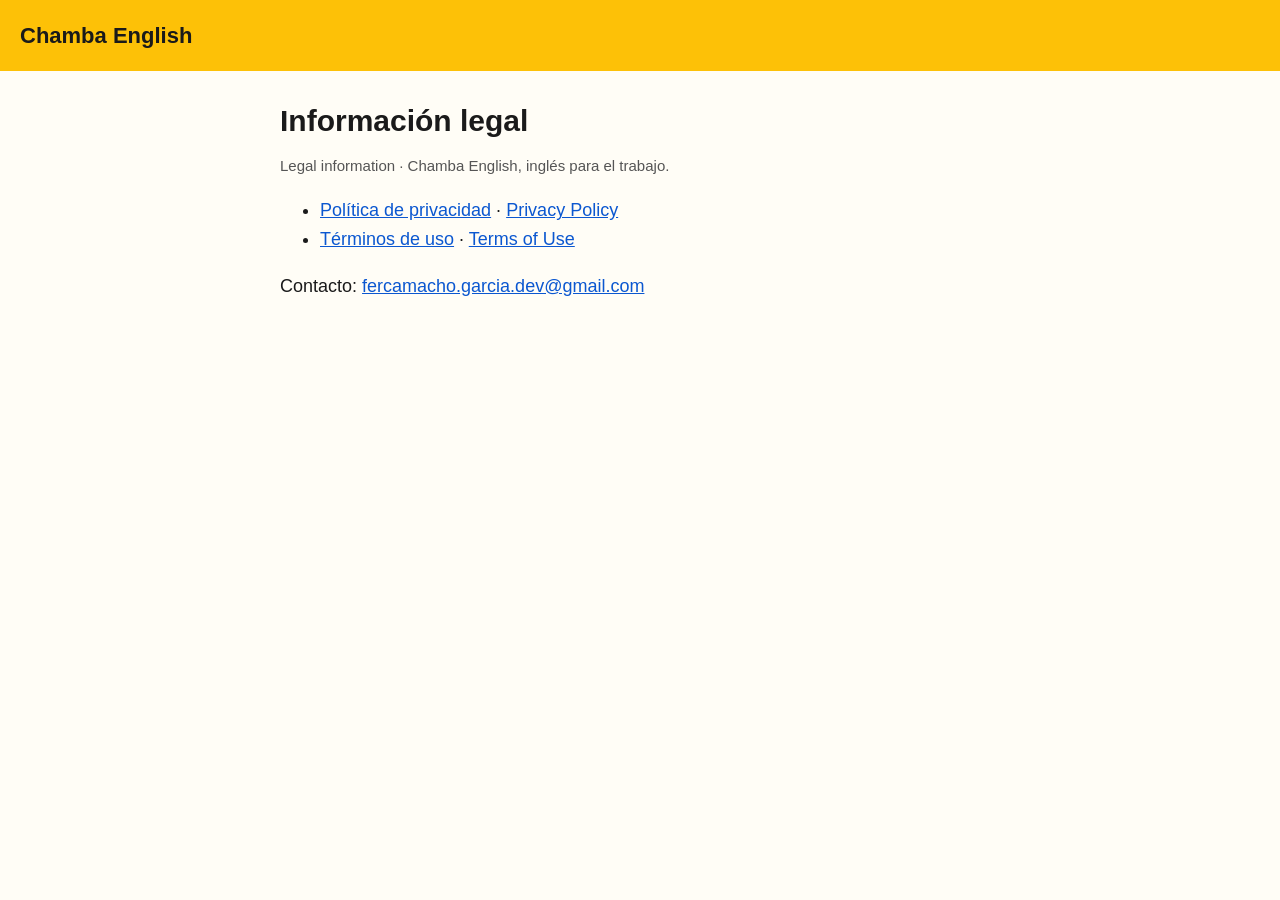
<file: index.html>
<!doctype html>
<html lang="es">
<head>
<meta charset="utf-8">
<meta name="viewport" content="width=device-width, initial-scale=1">
<title>Chamba English – Información legal</title>
<link rel="stylesheet" href="style.css">
</head>
<body>
<header><a href="./">Chamba English</a></header>
<main>
  <h1>Información legal</h1>
  <p class="soft">Legal information · Chamba English, inglés para el trabajo.</p>
  <ul>
    <li><a href="privacidad.html">Política de privacidad</a> · <a href="privacidad.html#en">Privacy Policy</a></li>
    <li><a href="terminos.html">Términos de uso</a> · <a href="terminos.html#en">Terms of Use</a></li>
  </ul>
  <p>Contacto: <a href="mailto:fercamacho.garcia.dev@gmail.com">fercamacho.garcia.dev@gmail.com</a></p>
</main>
</body>
</html>
</file>
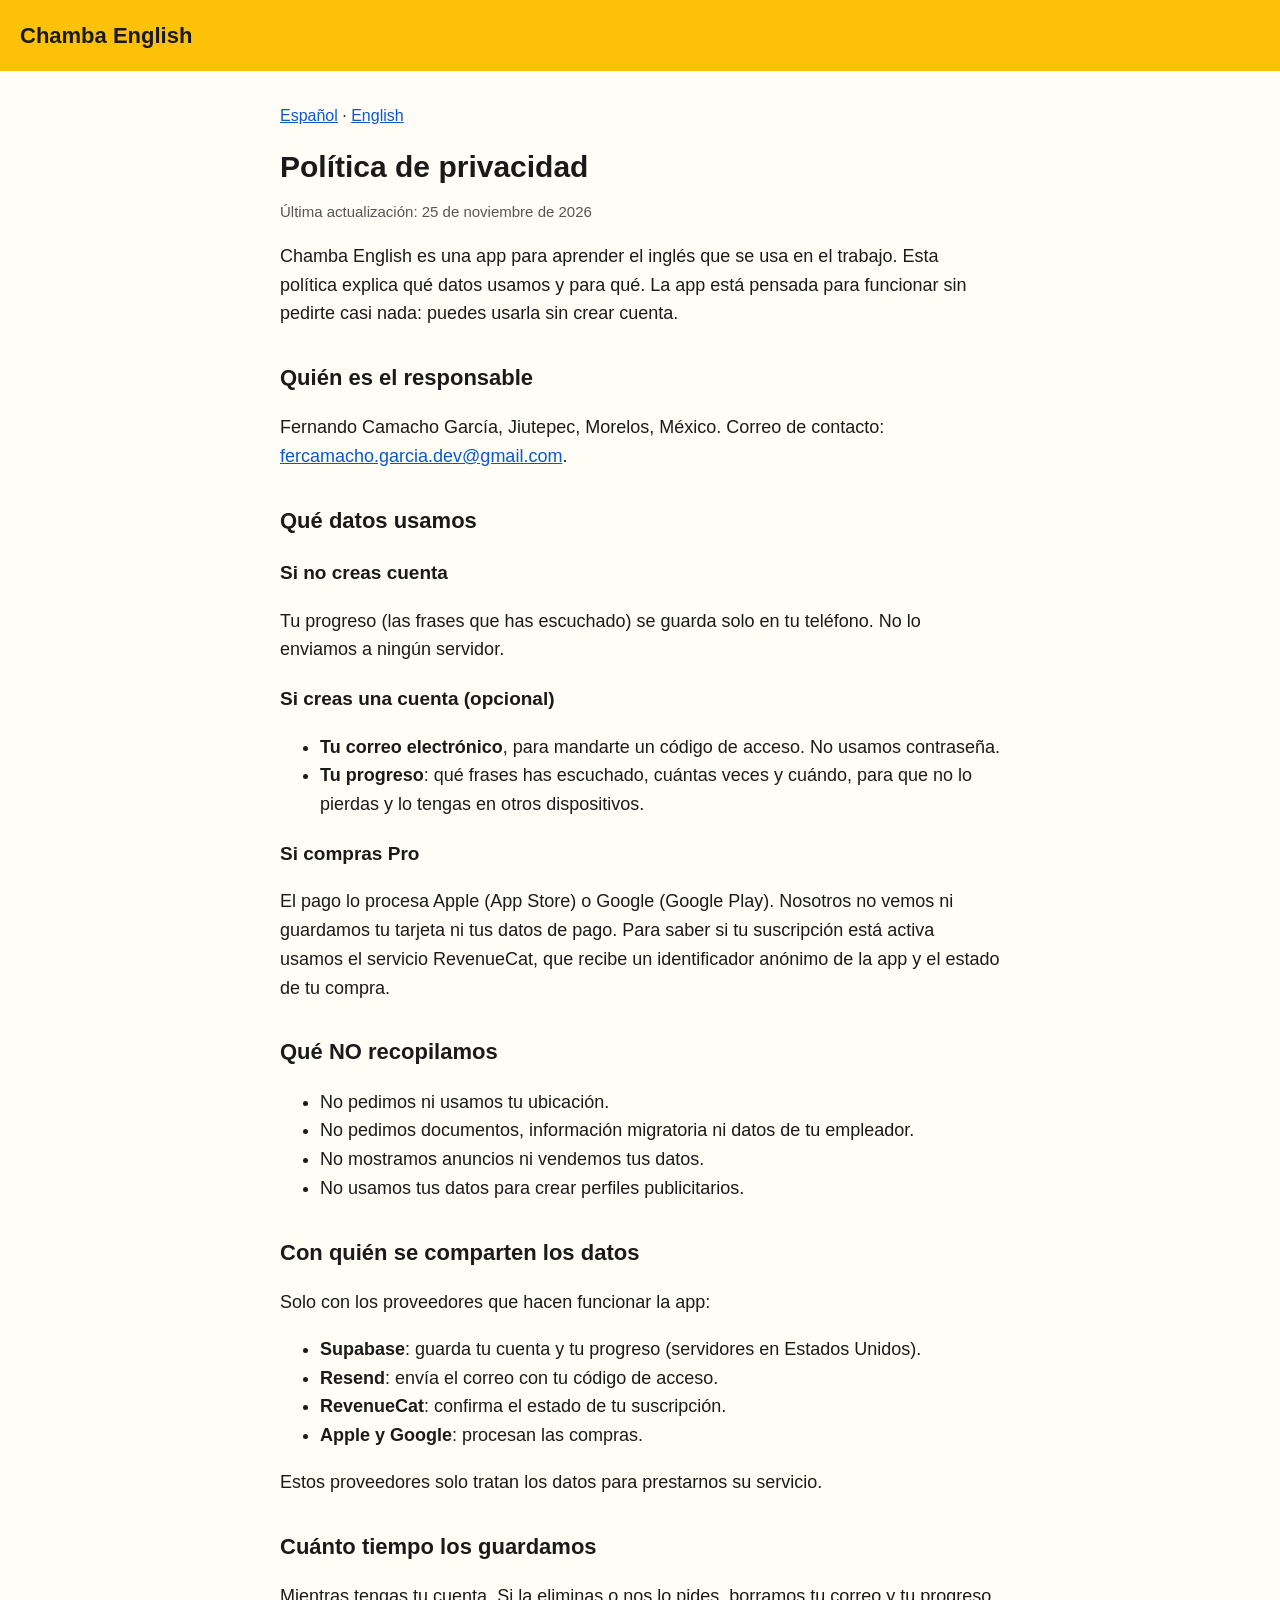
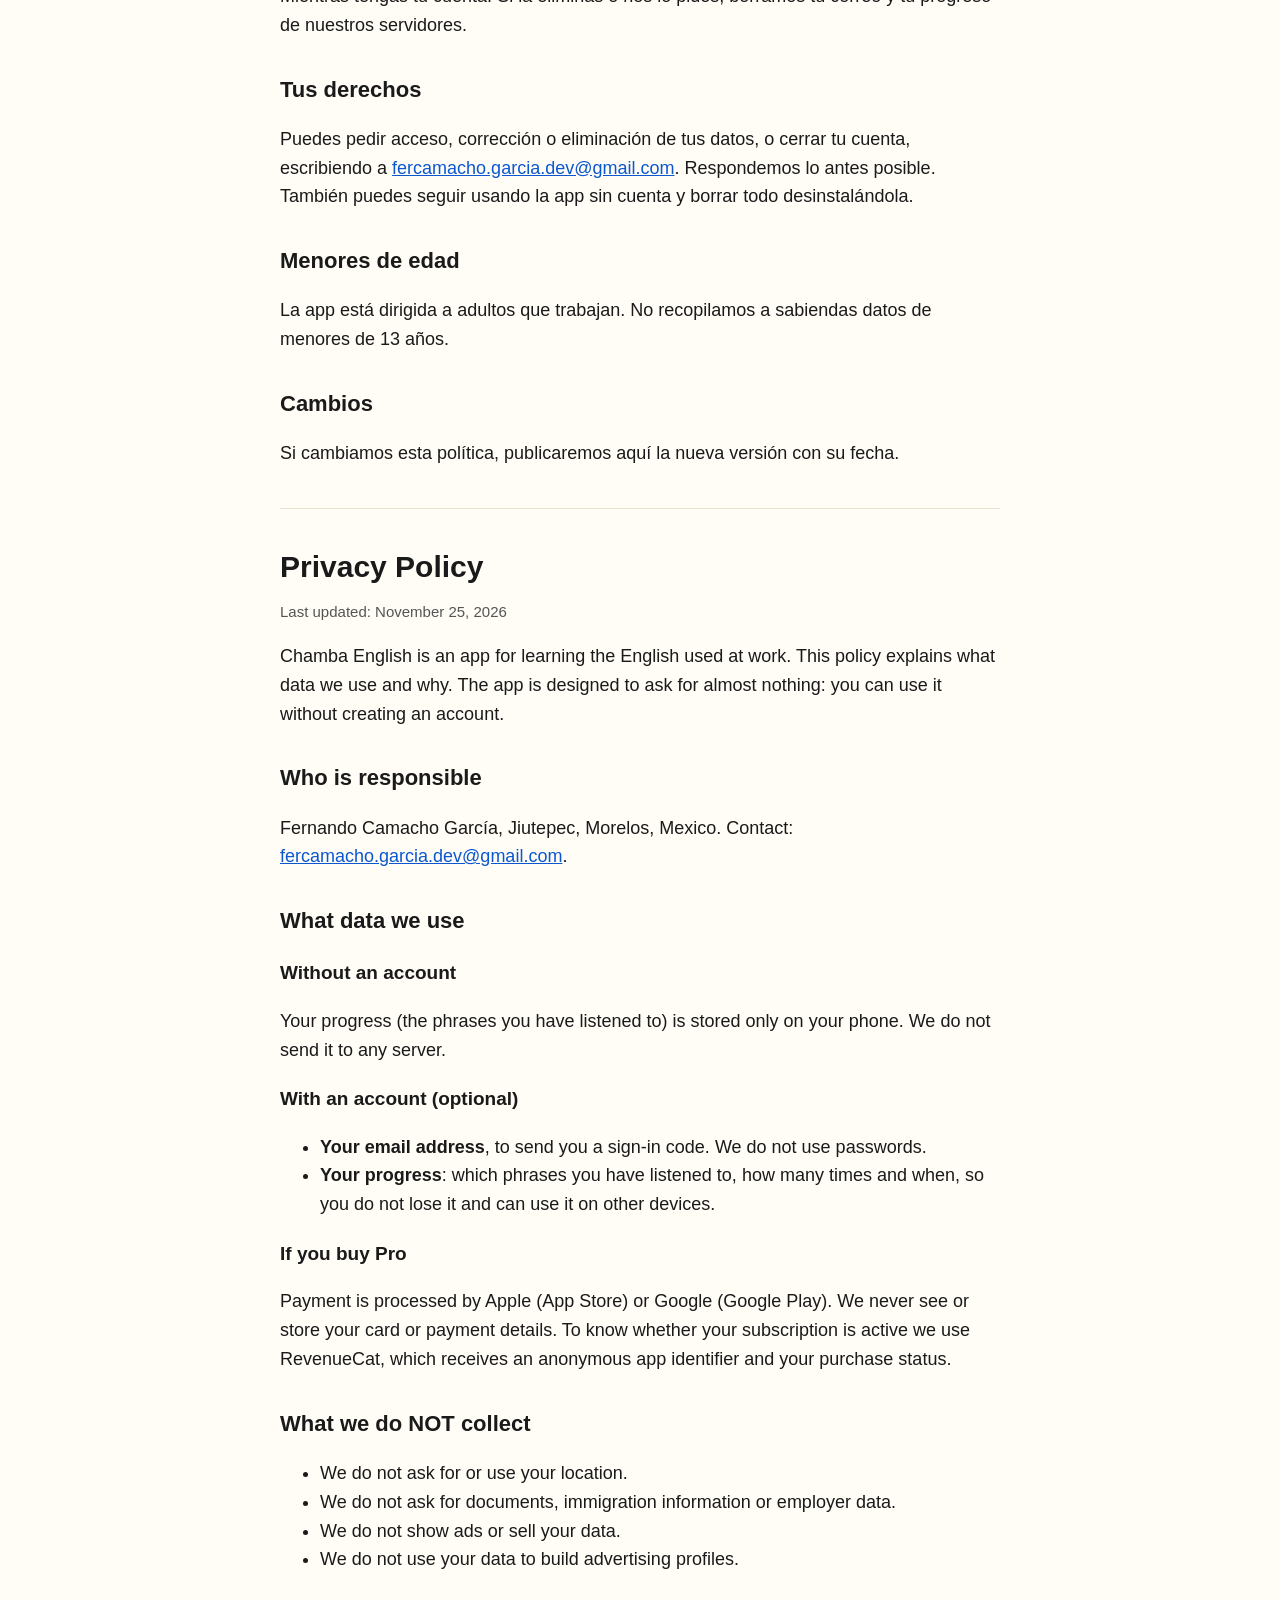
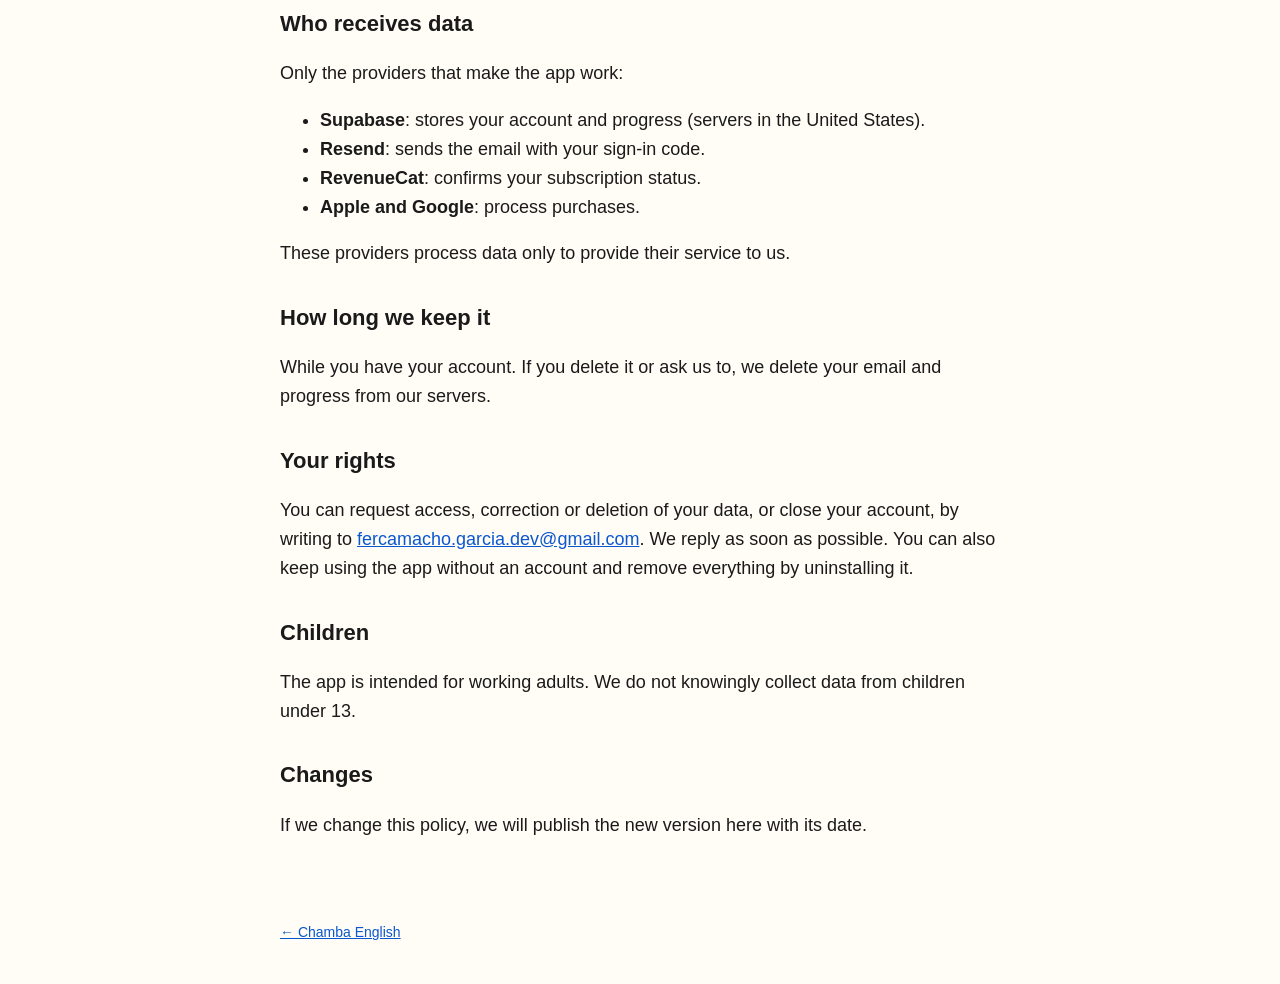
<file: privacidad.html>
<!doctype html>
<html lang="es">
<head>
<meta charset="utf-8">
<meta name="viewport" content="width=device-width, initial-scale=1">
<title>Política de privacidad – Chamba English</title>
<link rel="stylesheet" href="style.css">
</head>
<body>
<header><a href="./">Chamba English</a></header>
<main>
<nav class="lang"><a href="#es">Español</a> · <a href="#en">English</a></nav>

<section id="es">
<h1>Política de privacidad</h1>
<p class="soft">Última actualización: 25 de noviembre de 2026</p>

<p>Chamba English es una app para aprender el inglés que se usa en el trabajo. Esta política explica qué datos usamos y para qué. La app está pensada para funcionar sin pedirte casi nada: puedes usarla sin crear cuenta.</p>

<h2>Quién es el responsable</h2>
<p>Fernando Camacho García, Jiutepec, Morelos, México. Correo de contacto: <a href="mailto:fercamacho.garcia.dev@gmail.com">fercamacho.garcia.dev@gmail.com</a>.</p>

<h2>Qué datos usamos</h2>
<h3>Si no creas cuenta</h3>
<p>Tu progreso (las frases que has escuchado) se guarda solo en tu teléfono. No lo enviamos a ningún servidor.</p>

<h3>Si creas una cuenta (opcional)</h3>
<ul>
  <li><strong>Tu correo electrónico</strong>, para mandarte un código de acceso. No usamos contraseña.</li>
  <li><strong>Tu progreso</strong>: qué frases has escuchado, cuántas veces y cuándo, para que no lo pierdas y lo tengas en otros dispositivos.</li>
</ul>

<h3>Si compras Pro</h3>
<p>El pago lo procesa Apple (App Store) o Google (Google Play). Nosotros no vemos ni guardamos tu tarjeta ni tus datos de pago. Para saber si tu suscripción está activa usamos el servicio RevenueCat, que recibe un identificador anónimo de la app y el estado de tu compra.</p>

<h2>Qué NO recopilamos</h2>
<ul>
  <li>No pedimos ni usamos tu ubicación.</li>
  <li>No pedimos documentos, información migratoria ni datos de tu empleador.</li>
  <li>No mostramos anuncios ni vendemos tus datos.</li>
  <li>No usamos tus datos para crear perfiles publicitarios.</li>
</ul>

<h2>Con quién se comparten los datos</h2>
<p>Solo con los proveedores que hacen funcionar la app:</p>
<ul>
  <li><strong>Supabase</strong>: guarda tu cuenta y tu progreso (servidores en Estados Unidos).</li>
  <li><strong>Resend</strong>: envía el correo con tu código de acceso.</li>
  <li><strong>RevenueCat</strong>: confirma el estado de tu suscripción.</li>
  <li><strong>Apple y Google</strong>: procesan las compras.</li>
</ul>
<p>Estos proveedores solo tratan los datos para prestarnos su servicio.</p>

<h2>Cuánto tiempo los guardamos</h2>
<p>Mientras tengas tu cuenta. Si la eliminas o nos lo pides, borramos tu correo y tu progreso de nuestros servidores.</p>

<h2>Tus derechos</h2>
<p>Puedes pedir acceso, corrección o eliminación de tus datos, o cerrar tu cuenta, escribiendo a <a href="mailto:fercamacho.garcia.dev@gmail.com">fercamacho.garcia.dev@gmail.com</a>. Respondemos lo antes posible. También puedes seguir usando la app sin cuenta y borrar todo desinstalándola.</p>

<h2>Menores de edad</h2>
<p>La app está dirigida a adultos que trabajan. No recopilamos a sabiendas datos de menores de 13 años.</p>

<h2>Cambios</h2>
<p>Si cambiamos esta política, publicaremos aquí la nueva versión con su fecha.</p>
</section>

<hr>

<section id="en" lang="en">
<h1>Privacy Policy</h1>
<p class="soft">Last updated: November 25, 2026</p>

<p>Chamba English is an app for learning the English used at work. This policy explains what data we use and why. The app is designed to ask for almost nothing: you can use it without creating an account.</p>

<h2>Who is responsible</h2>
<p>Fernando Camacho García, Jiutepec, Morelos, Mexico. Contact: <a href="mailto:fercamacho.garcia.dev@gmail.com">fercamacho.garcia.dev@gmail.com</a>.</p>

<h2>What data we use</h2>
<h3>Without an account</h3>
<p>Your progress (the phrases you have listened to) is stored only on your phone. We do not send it to any server.</p>

<h3>With an account (optional)</h3>
<ul>
  <li><strong>Your email address</strong>, to send you a sign-in code. We do not use passwords.</li>
  <li><strong>Your progress</strong>: which phrases you have listened to, how many times and when, so you do not lose it and can use it on other devices.</li>
</ul>

<h3>If you buy Pro</h3>
<p>Payment is processed by Apple (App Store) or Google (Google Play). We never see or store your card or payment details. To know whether your subscription is active we use RevenueCat, which receives an anonymous app identifier and your purchase status.</p>

<h2>What we do NOT collect</h2>
<ul>
  <li>We do not ask for or use your location.</li>
  <li>We do not ask for documents, immigration information or employer data.</li>
  <li>We do not show ads or sell your data.</li>
  <li>We do not use your data to build advertising profiles.</li>
</ul>

<h2>Who receives data</h2>
<p>Only the providers that make the app work:</p>
<ul>
  <li><strong>Supabase</strong>: stores your account and progress (servers in the United States).</li>
  <li><strong>Resend</strong>: sends the email with your sign-in code.</li>
  <li><strong>RevenueCat</strong>: confirms your subscription status.</li>
  <li><strong>Apple and Google</strong>: process purchases.</li>
</ul>
<p>These providers process data only to provide their service to us.</p>

<h2>How long we keep it</h2>
<p>While you have your account. If you delete it or ask us to, we delete your email and progress from our servers.</p>

<h2>Your rights</h2>
<p>You can request access, correction or deletion of your data, or close your account, by writing to <a href="mailto:fercamacho.garcia.dev@gmail.com">fercamacho.garcia.dev@gmail.com</a>. We reply as soon as possible. You can also keep using the app without an account and remove everything by uninstalling it.</p>

<h2>Children</h2>
<p>The app is intended for working adults. We do not knowingly collect data from children under 13.</p>

<h2>Changes</h2>
<p>If we change this policy, we will publish the new version here with its date.</p>
</section>
</main>
<footer><a href="./">← Chamba English</a></footer>
</body>
</html>
</file>
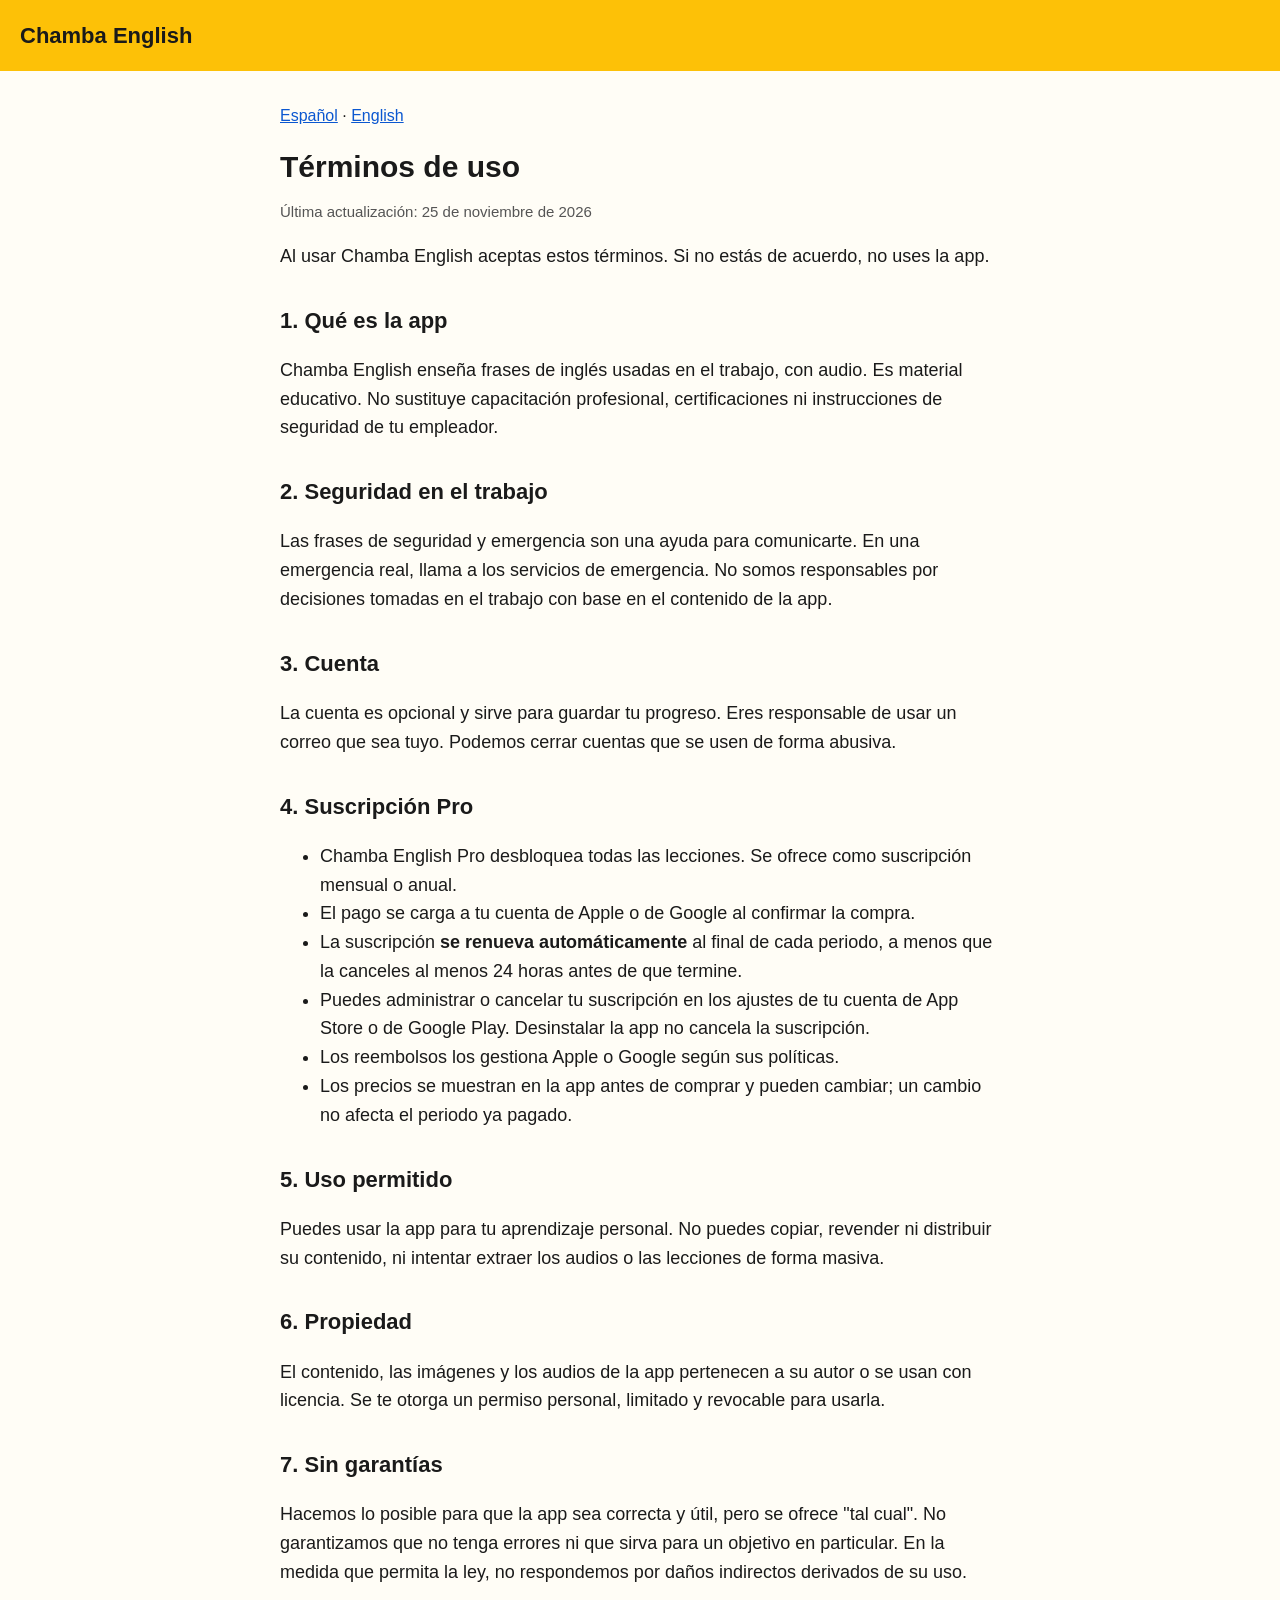
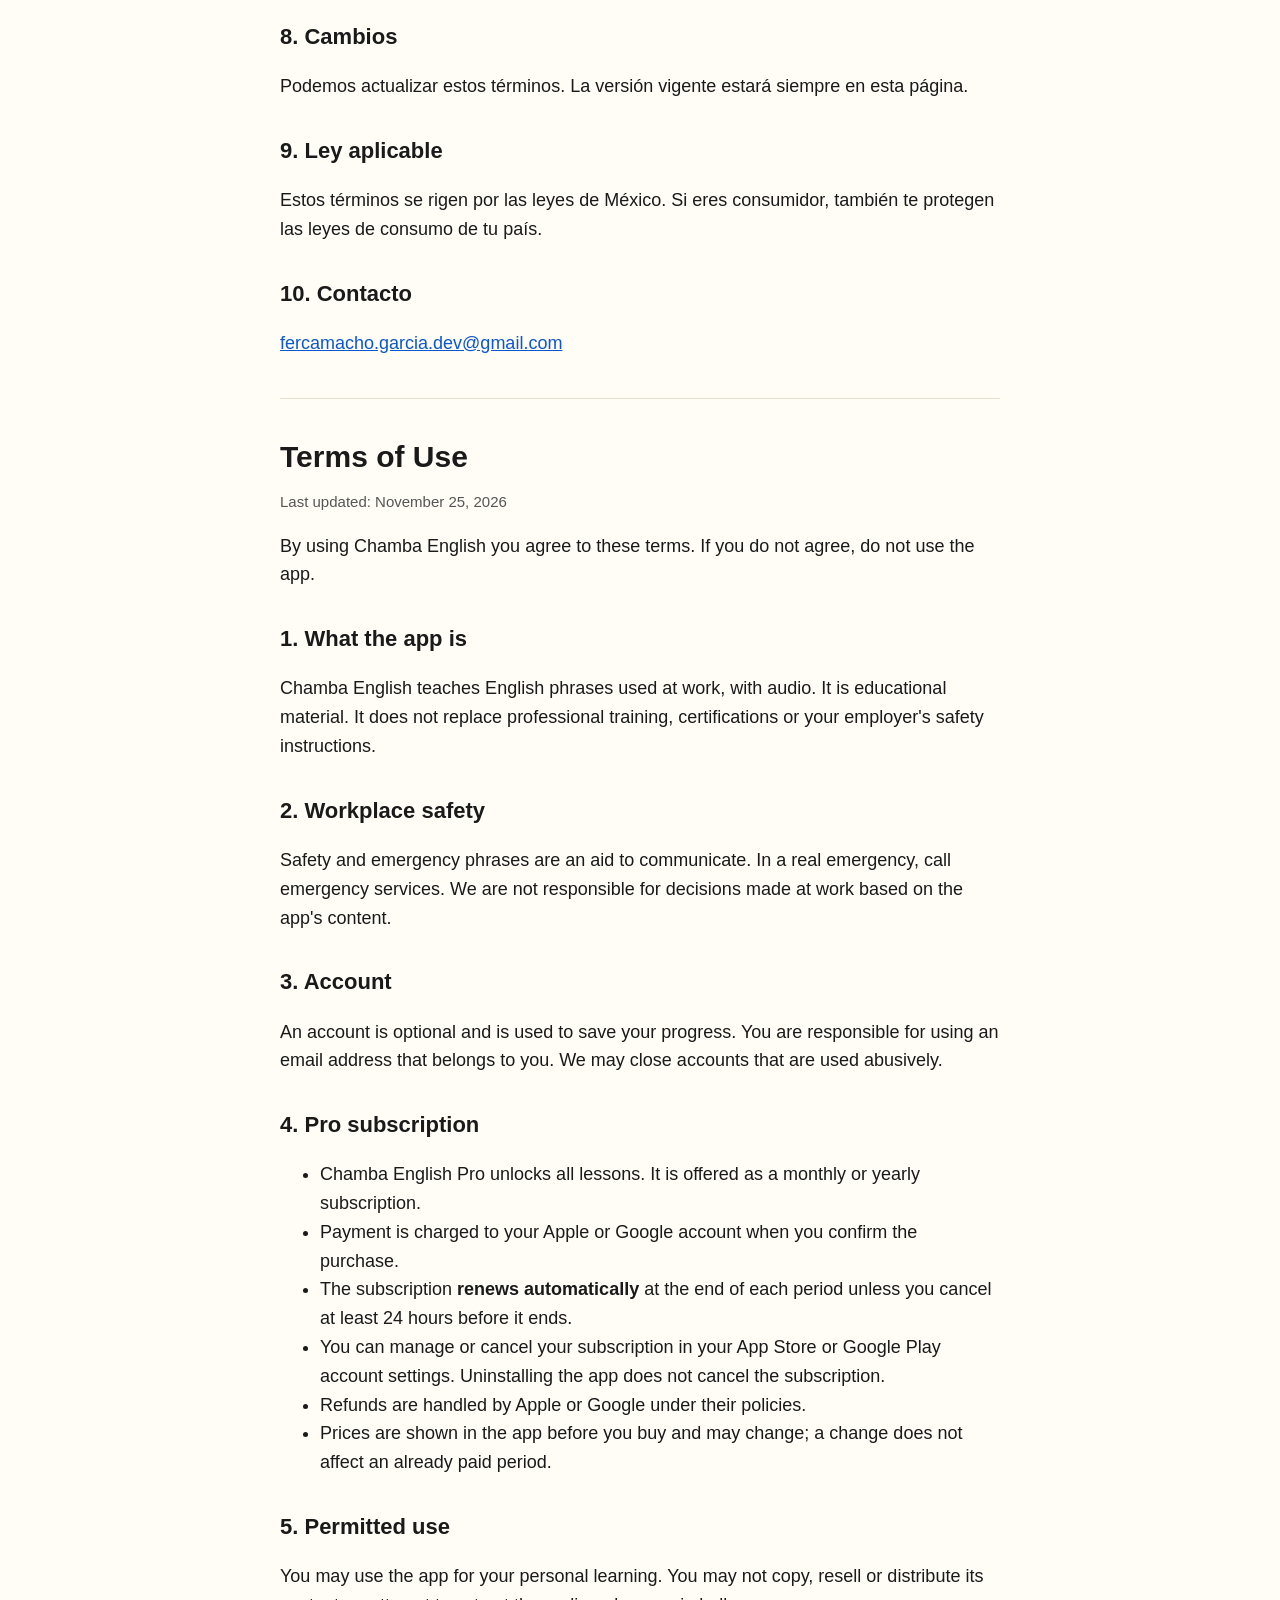
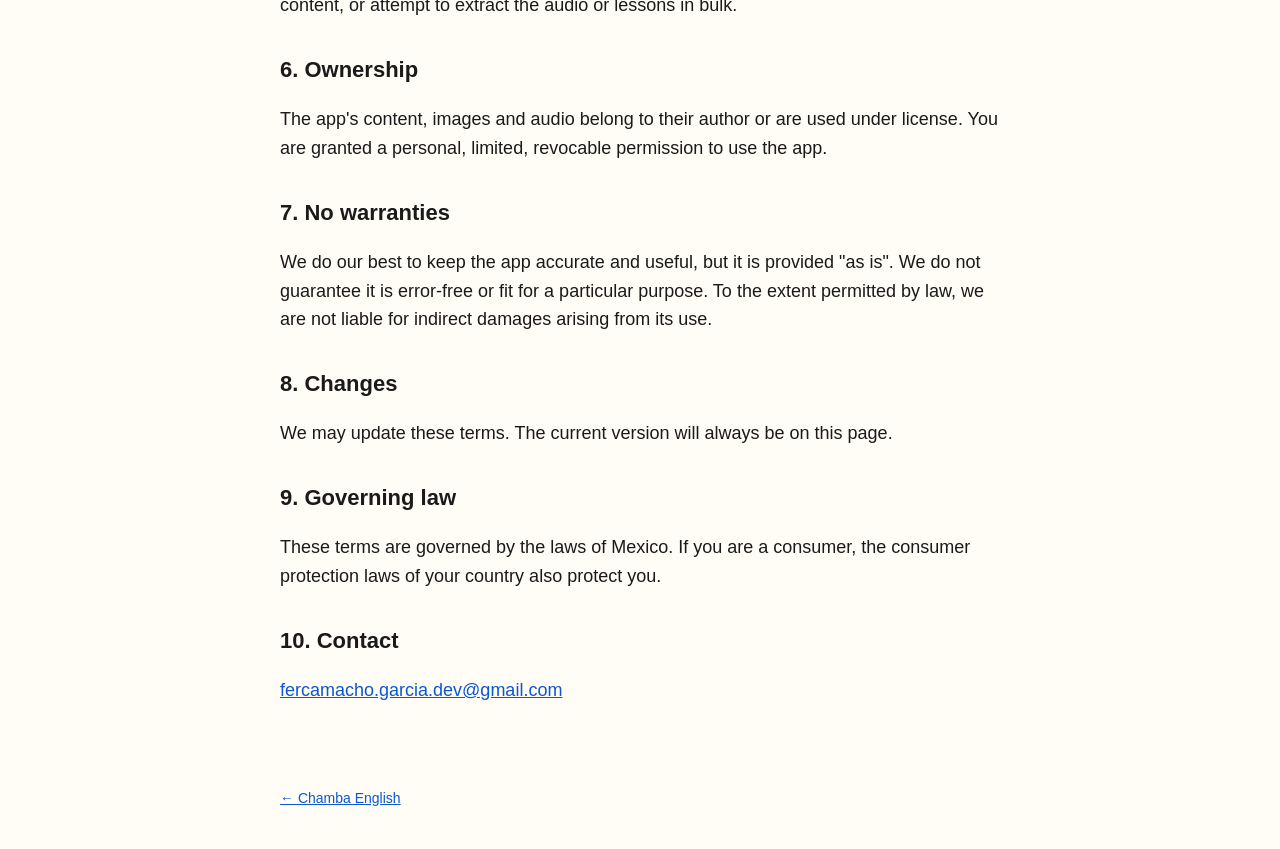
<file: terminos.html>
<!doctype html>
<html lang="es">
<head>
<meta charset="utf-8">
<meta name="viewport" content="width=device-width, initial-scale=1">
<title>Términos de uso – Chamba English</title>
<link rel="stylesheet" href="style.css">
</head>
<body>
<header><a href="./">Chamba English</a></header>
<main>
<nav class="lang"><a href="#es">Español</a> · <a href="#en">English</a></nav>

<section id="es">
<h1>Términos de uso</h1>
<p class="soft">Última actualización: 25 de noviembre de 2026</p>

<p>Al usar Chamba English aceptas estos términos. Si no estás de acuerdo, no uses la app.</p>

<h2>1. Qué es la app</h2>
<p>Chamba English enseña frases de inglés usadas en el trabajo, con audio. Es material educativo. No sustituye capacitación profesional, certificaciones ni instrucciones de seguridad de tu empleador.</p>

<h2>2. Seguridad en el trabajo</h2>
<p>Las frases de seguridad y emergencia son una ayuda para comunicarte. En una emergencia real, llama a los servicios de emergencia. No somos responsables por decisiones tomadas en el trabajo con base en el contenido de la app.</p>

<h2>3. Cuenta</h2>
<p>La cuenta es opcional y sirve para guardar tu progreso. Eres responsable de usar un correo que sea tuyo. Podemos cerrar cuentas que se usen de forma abusiva.</p>

<h2>4. Suscripción Pro</h2>
<ul>
  <li>Chamba English Pro desbloquea todas las lecciones. Se ofrece como suscripción mensual o anual.</li>
  <li>El pago se carga a tu cuenta de Apple o de Google al confirmar la compra.</li>
  <li>La suscripción <strong>se renueva automáticamente</strong> al final de cada periodo, a menos que la canceles al menos 24 horas antes de que termine.</li>
  <li>Puedes administrar o cancelar tu suscripción en los ajustes de tu cuenta de App Store o de Google Play. Desinstalar la app no cancela la suscripción.</li>
  <li>Los reembolsos los gestiona Apple o Google según sus políticas.</li>
  <li>Los precios se muestran en la app antes de comprar y pueden cambiar; un cambio no afecta el periodo ya pagado.</li>
</ul>

<h2>5. Uso permitido</h2>
<p>Puedes usar la app para tu aprendizaje personal. No puedes copiar, revender ni distribuir su contenido, ni intentar extraer los audios o las lecciones de forma masiva.</p>

<h2>6. Propiedad</h2>
<p>El contenido, las imágenes y los audios de la app pertenecen a su autor o se usan con licencia. Se te otorga un permiso personal, limitado y revocable para usarla.</p>

<h2>7. Sin garantías</h2>
<p>Hacemos lo posible para que la app sea correcta y útil, pero se ofrece "tal cual". No garantizamos que no tenga errores ni que sirva para un objetivo en particular. En la medida que permita la ley, no respondemos por daños indirectos derivados de su uso.</p>

<h2>8. Cambios</h2>
<p>Podemos actualizar estos términos. La versión vigente estará siempre en esta página.</p>

<h2>9. Ley aplicable</h2>
<p>Estos términos se rigen por las leyes de México. Si eres consumidor, también te protegen las leyes de consumo de tu país.</p>

<h2>10. Contacto</h2>
<p><a href="mailto:fercamacho.garcia.dev@gmail.com">fercamacho.garcia.dev@gmail.com</a></p>
</section>

<hr>

<section id="en" lang="en">
<h1>Terms of Use</h1>
<p class="soft">Last updated: November 25, 2026</p>

<p>By using Chamba English you agree to these terms. If you do not agree, do not use the app.</p>

<h2>1. What the app is</h2>
<p>Chamba English teaches English phrases used at work, with audio. It is educational material. It does not replace professional training, certifications or your employer's safety instructions.</p>

<h2>2. Workplace safety</h2>
<p>Safety and emergency phrases are an aid to communicate. In a real emergency, call emergency services. We are not responsible for decisions made at work based on the app's content.</p>

<h2>3. Account</h2>
<p>An account is optional and is used to save your progress. You are responsible for using an email address that belongs to you. We may close accounts that are used abusively.</p>

<h2>4. Pro subscription</h2>
<ul>
  <li>Chamba English Pro unlocks all lessons. It is offered as a monthly or yearly subscription.</li>
  <li>Payment is charged to your Apple or Google account when you confirm the purchase.</li>
  <li>The subscription <strong>renews automatically</strong> at the end of each period unless you cancel at least 24 hours before it ends.</li>
  <li>You can manage or cancel your subscription in your App Store or Google Play account settings. Uninstalling the app does not cancel the subscription.</li>
  <li>Refunds are handled by Apple or Google under their policies.</li>
  <li>Prices are shown in the app before you buy and may change; a change does not affect an already paid period.</li>
</ul>

<h2>5. Permitted use</h2>
<p>You may use the app for your personal learning. You may not copy, resell or distribute its content, or attempt to extract the audio or lessons in bulk.</p>

<h2>6. Ownership</h2>
<p>The app's content, images and audio belong to their author or are used under license. You are granted a personal, limited, revocable permission to use the app.</p>

<h2>7. No warranties</h2>
<p>We do our best to keep the app accurate and useful, but it is provided "as is". We do not guarantee it is error-free or fit for a particular purpose. To the extent permitted by law, we are not liable for indirect damages arising from its use.</p>

<h2>8. Changes</h2>
<p>We may update these terms. The current version will always be on this page.</p>

<h2>9. Governing law</h2>
<p>These terms are governed by the laws of Mexico. If you are a consumer, the consumer protection laws of your country also protect you.</p>

<h2>10. Contact</h2>
<p><a href="mailto:fercamacho.garcia.dev@gmail.com">fercamacho.garcia.dev@gmail.com</a></p>
</section>
</main>
<footer><a href="./">← Chamba English</a></footer>
</body>
</html>
</file>
<file: style.css>
:root { --bg:#fffdf6; --text:#1a1a1a; --soft:#555; --accent:#fdc107; --line:#e6e1cf; }
* { box-sizing: border-box; }
body { margin:0; background:var(--bg); color:var(--text); font:18px/1.6 -apple-system,BlinkMacSystemFont,"Segoe UI",Roboto,sans-serif; }
header { background:var(--accent); padding:18px 20px; }
header a { color:var(--text); font-weight:900; font-size:22px; text-decoration:none; }
main { max-width:760px; margin:0 auto; padding:24px 20px 64px; }
h1 { font-size:30px; line-height:1.2; margin:8px 0 4px; }
h2 { font-size:22px; margin:32px 0 6px; }
h3 { font-size:19px; margin:20px 0 4px; }
p, li { color:var(--text); }
.soft { color:var(--soft); font-size:15px; }
a { color:#0b57d0; }
hr { border:0; border-top:1px solid var(--line); margin:40px 0; }
nav.lang { margin:8px 0 20px; font-size:16px; }
footer { max-width:760px; margin:0 auto; padding:0 20px 40px; color:var(--soft); font-size:14px; }
</file>
